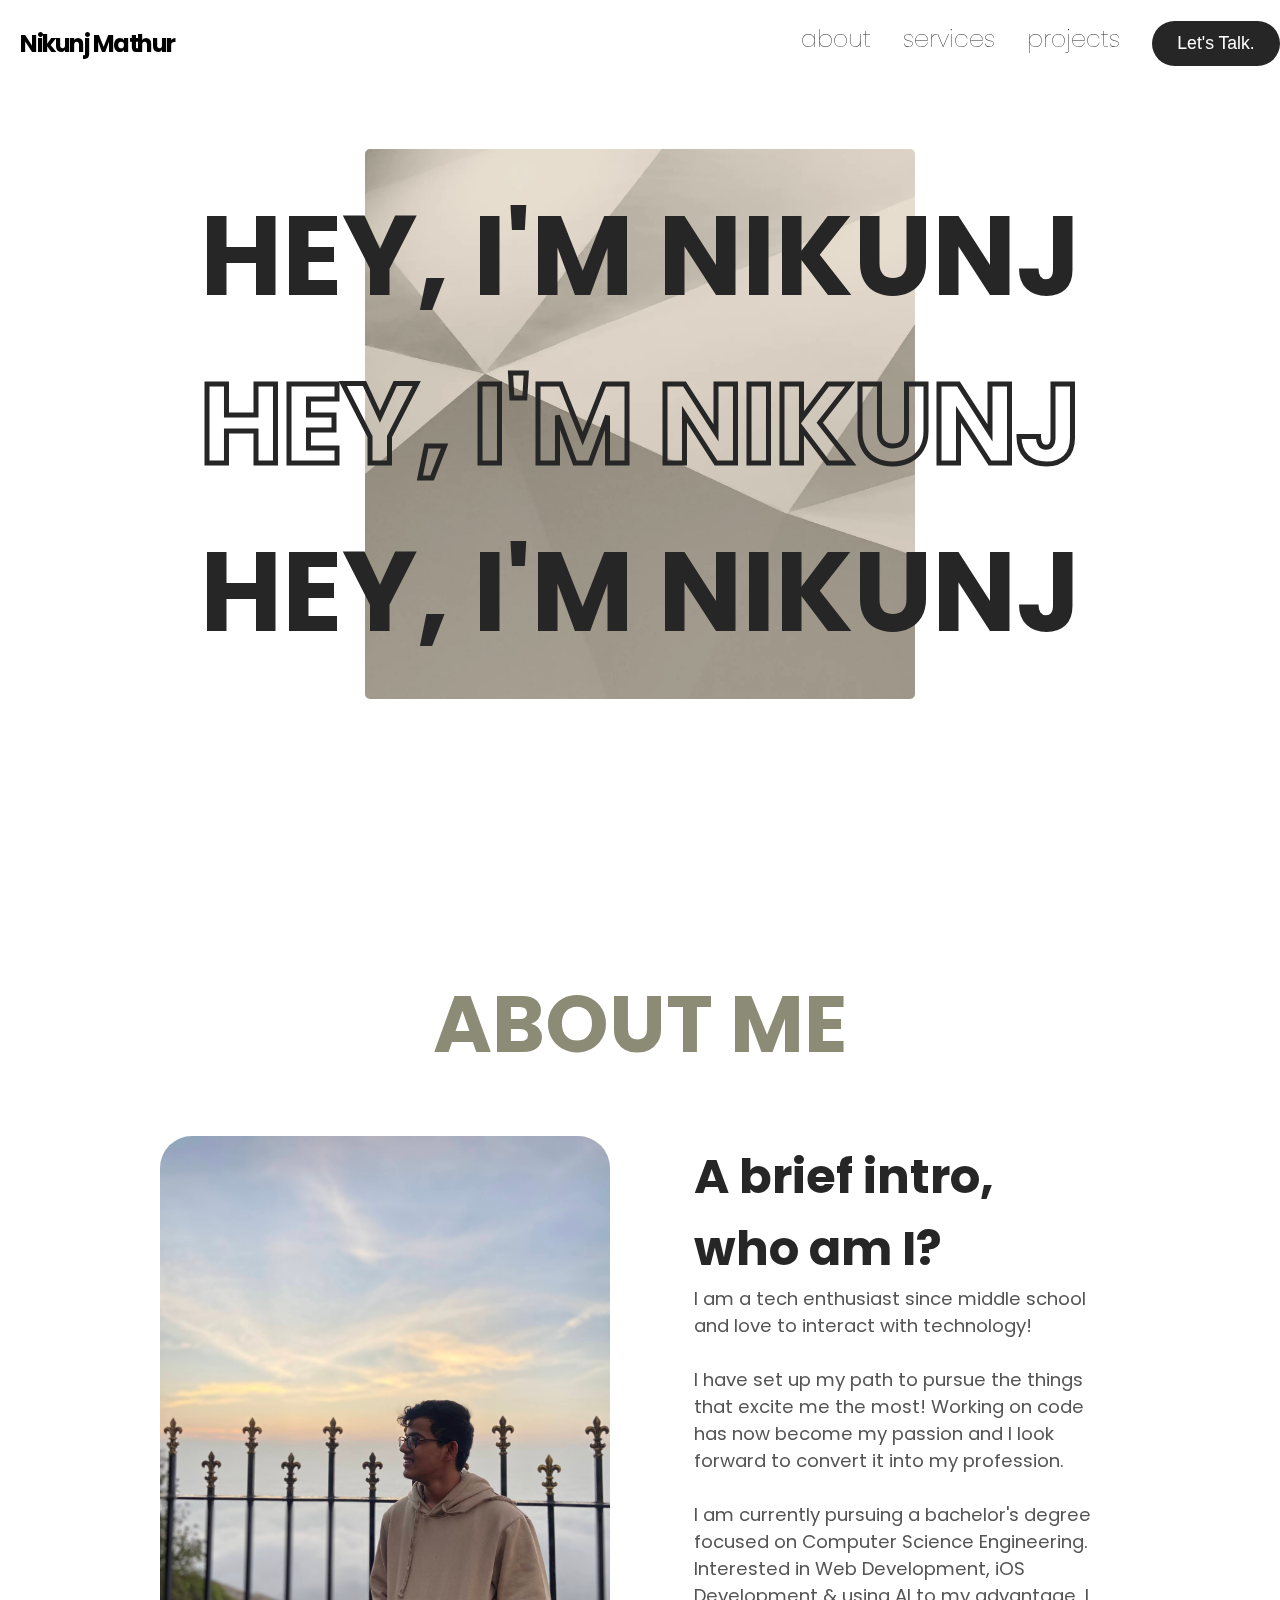
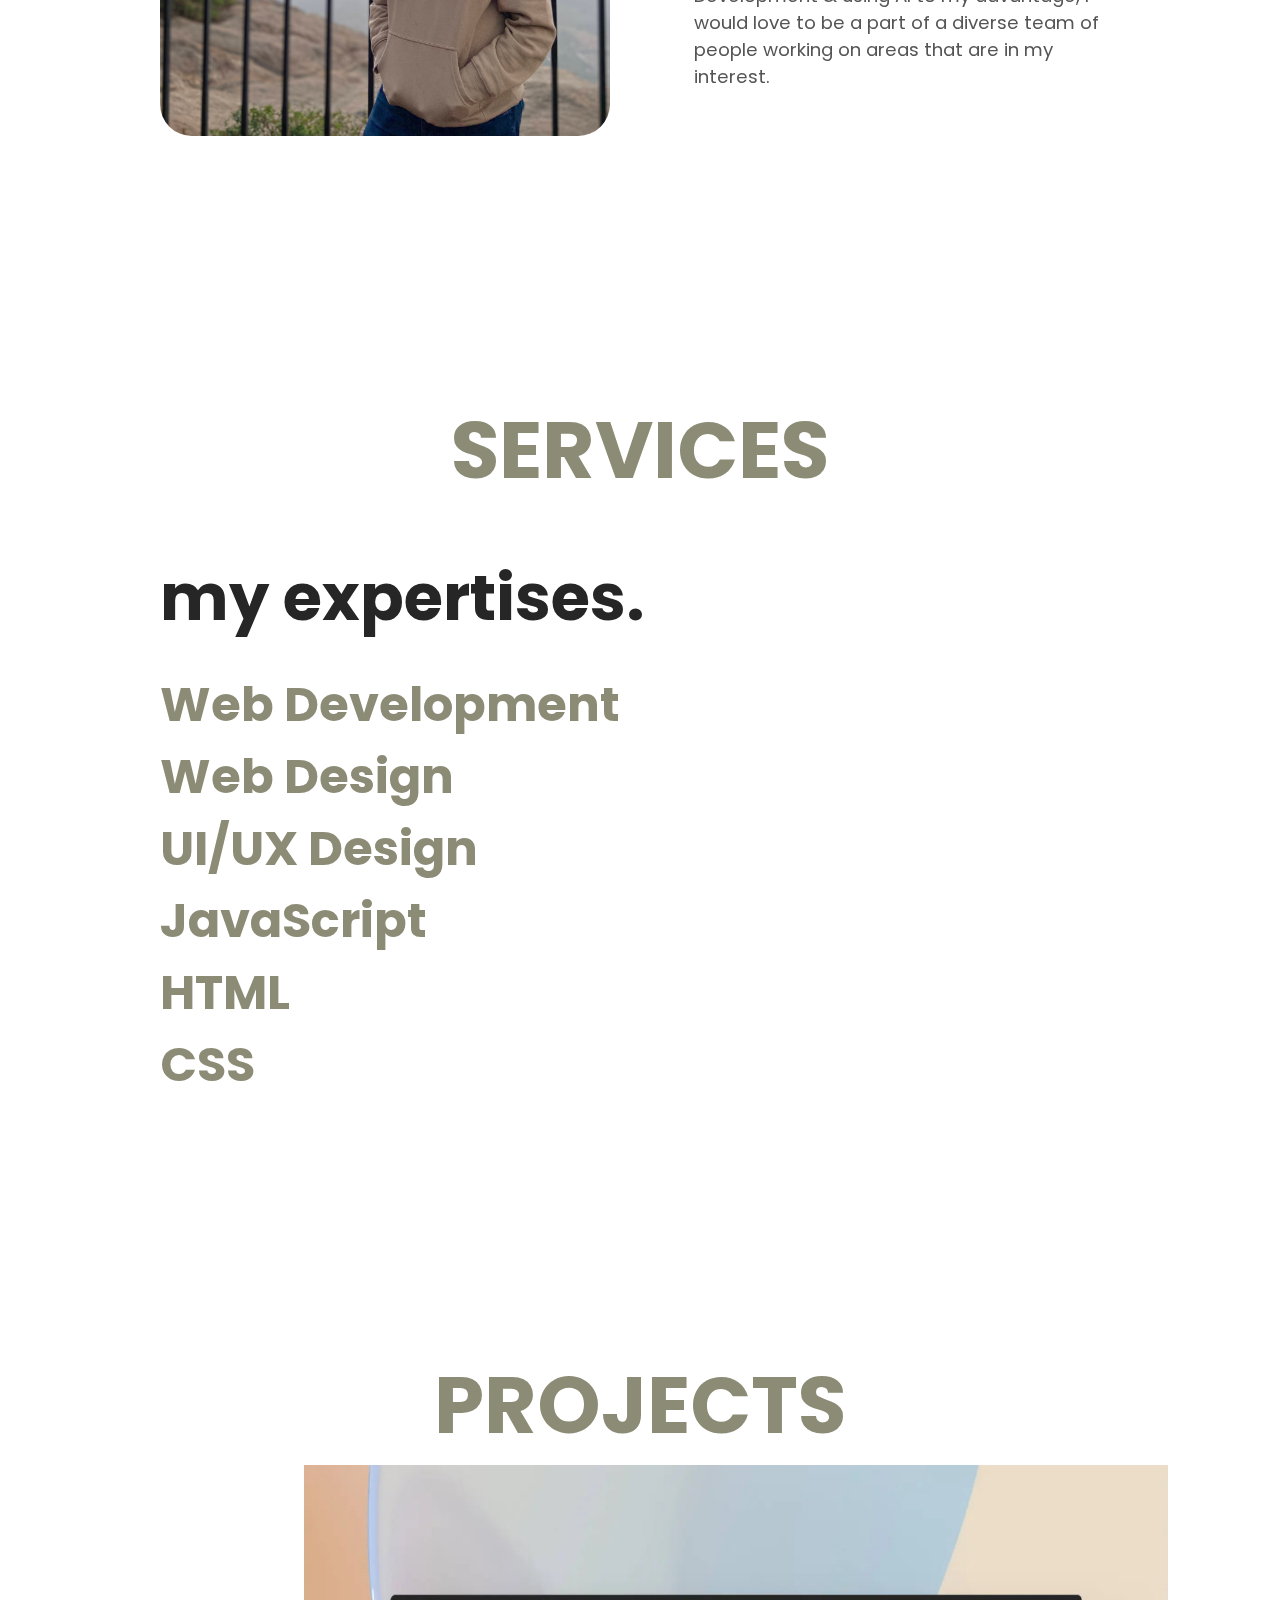
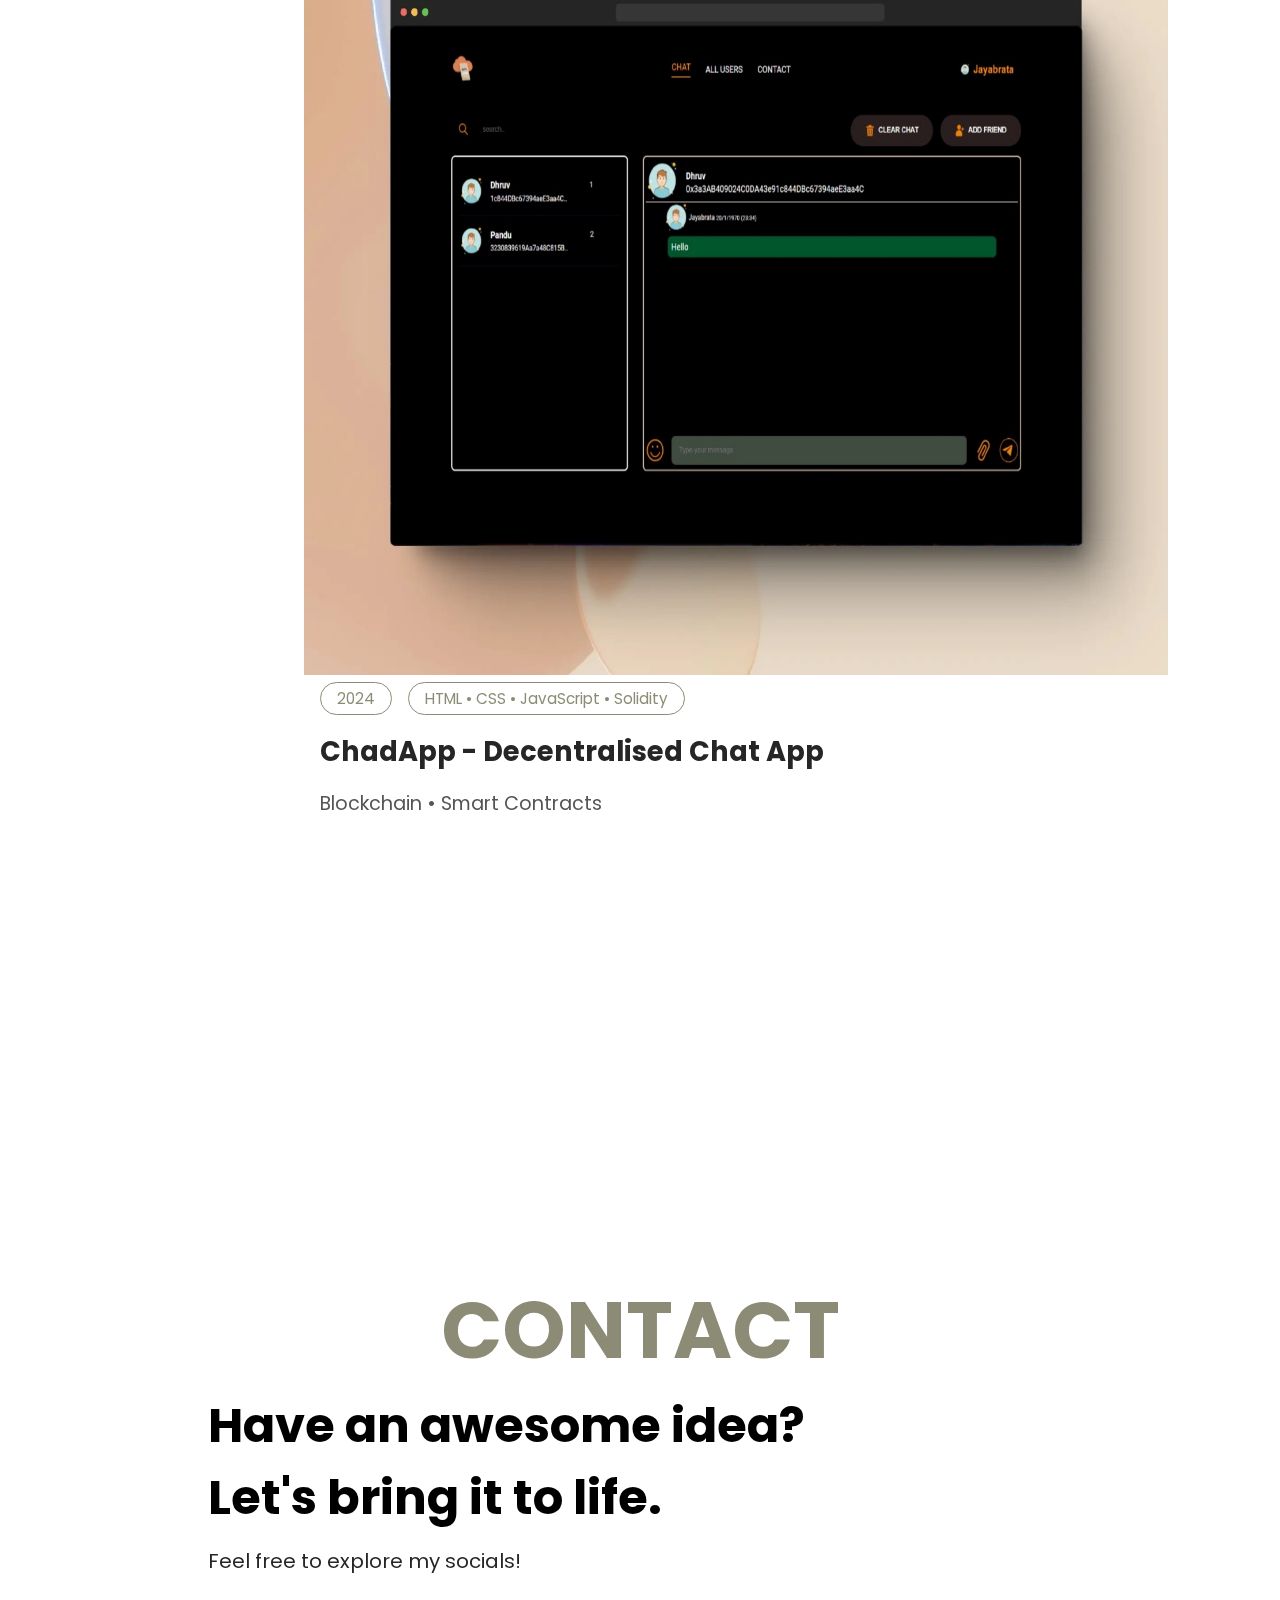
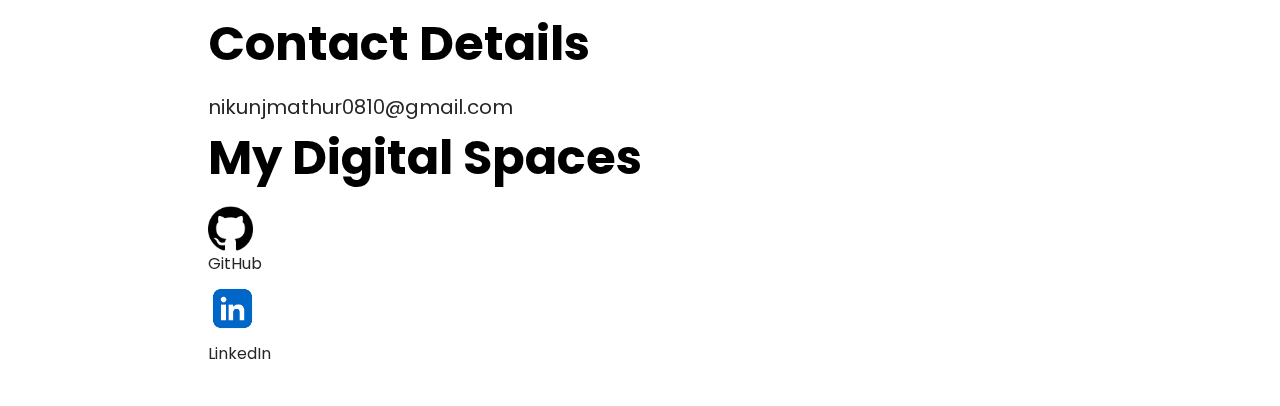
<file: Task-1/index.html>
<!DOCTYPE html>
<html lang="en">
<head>
    <meta charset="UTF-8">
    <meta name="viewport" content="width=device-width, initial-scale=1.0">
    <title>My Portfolio</title>
    <link rel="stylesheet" href="style.css">
    <link rel="stylesheet" href="mediaqueries.css">
</head>
<body>
    <nav class="desktop-nav">
        <div class="logo">Nikunj Mathur</div>
        <div>
            <ul class="nav-links">
                <li><a href="#about">about</a></li>
                <li><a href="#services">services</a></li>
                <li><a href="#projects">projects</a></li>
                <li><a href="#contact"><button class="contact">Let's Talk.</button></a></li>
            </ul>
        </div>
    </nav>
    <nav id="hamburger-nav">
        <div class="logo">Nikunj Mathur</div>
        <div class="hamburger-menu">
            <div class="hamburger-icon" onclick="toggleMenu()">
                <span></span>
                <span></span>
                <span></span>
            </div>
            <div class="menu-links">
                <li><a href="#about" onclick="toggleMenu()">about</a></li>
                <li><a href="#experience" onclick="toggleMenu()">experience</a></li>
                <li><a href="#projects" onclick="toggleMenu()">projects</a></li>
                <li><a href="#contact" onclick="toggleMenu()"><button class="contact">Let's Talk.</button></a></li>
            </div>
        </div>
    </nav>
    <section id="profile">
        <div class="section_text">
            <p class="section_text_p1">HEY, I'M NIKUNJ</p>
            <p class="section_text_p2">HEY, I'M NIKUNJ</p>
            <p class="section_text_p3">HEY, I'M NIKUNJ</p>
        </div>
        <div class="section_pic-container">
            <img src="./Assets/heroImg.webp" alt="Hero Image">
        </div>
    </section>
    <section id="about">
        <h1 class="title">ABOUT ME</h1>
        <div class="section-container">
            <div class="pic-container">
                <img 
                    src="./Assets/Me.jpg" 
                    alt="Profile Picture"
                    class="about-pic"
                />
            </div>
            <div class="about-details-container">
                <div class="about-containers">
                    <div class="details-container">
                        <h1>A brief intro, who am I?</h1>
                        <p>I am a tech enthusiast since middle school and love
                            to interact with technology!
                            <br>
                            </br>
                            I have set up my path to pursue the things that excite me the 
                            most! Working on code has now become my passion 
                            and I look forward to convert it into my profession. 
                            <br>
                            </br>
                            I am currently pursuing a bachelor's degree focused on Computer 
                            Science Engineering.
                            Interested in Web Development, iOS Development & using AI to my advantage,
                            I would love to be a part of a diverse team of people working on areas that
                            are in my interest.</p>
                    </div>
                </div>
            </div>
        </div>
    </section>
    <section id="services">
        <h1 class="title">SERVICES</h1>
        <div class="services-details-container">
            <div class="about-containers">
                <div class="details-containers">
                    <h1 class="my-expertise">my expertises.</h1>
                    <div class="skills-details">
                        <h2 class="skills">Web Development</h2>
                        <h2 class="skills">Web Design</h2>
                        <h2 class="skills">UI/UX Design</h2>
                        <h2 class="tech-stack">JavaScript</h2>
                        <h2 class="tech-stack">HTML</h2>
                        <h2 class="tech-stack">CSS</h2>
                    </div>
                </div>
            </div>
        </div>
    </section>
    <section id="projects">
        <h1 class="title">PROJECTS</h1>
        <div class="experience-details-container">
            <div class="details-container-color">
                <div class="article-container">
                    <a href="https://github.com/dhrxvjhx/genesis1.0" target="_blank"><img src="./Assets/Project.jpeg" alt="Project Image" class="project-img"></a>
                </div>
                <div class="buttons">
                    <button class="year">2024</button>
                    <button class="button-desc">HTML • CSS • JavaScript • Solidity</button>
                </div>
                <h2 class="project-subtitle">ChadApp - Decentralised Chat App</h2>
                <p class="project-desc">Blockchain • Smart Contracts</p>
            </div>
        </div>
    </section>
    <section id="contact">
        <h1 class="title">CONTACT</h1>
        <div class="contact-containers">
            <div class="contact-me">
                <h3 class="have-an-awesome-idea">Have an awesome idea?<br>
                    Let's bring it to life.
                </h3>
                <p class="explore-socials">Feel free to explore my socials!</p>
            </div>
            <div class="contact-details">
                <div class="email">
                    <h4 class="contact-email">Contact Details</h4>
                    <a href="mailto:nikunjmathur0810@gmail.com" class="my-email" target="_blank">nikunjmathur0810@gmail.com</a>
                </div>
                <div class="digital-spaces">
                    <h4 class="my-digital-spaces">My Digital Spaces</h4>
                    <div class="digital-spaces-links">
                        <img src="./Assets/github.png" alt="GitHub icon" class="github">
                        <p><a target="_blank" href="https://github.com/nikunjmathur08" class="GitHub-txt">GitHub</a></p>
                        <img src="./Assets/linkedin.webp" alt="LinkedIn icon" class="linkedin">
                        <p><a target="_blank" href="https://www.linkedin.com/in/nikunjmathur08/" class="LinkedIn-txt">LinkedIn</a></p>
                    </div>
                </div>
            </div>
        </div>
    </section>
    <script src="script.js"></script>
</body>
</html>
</file>
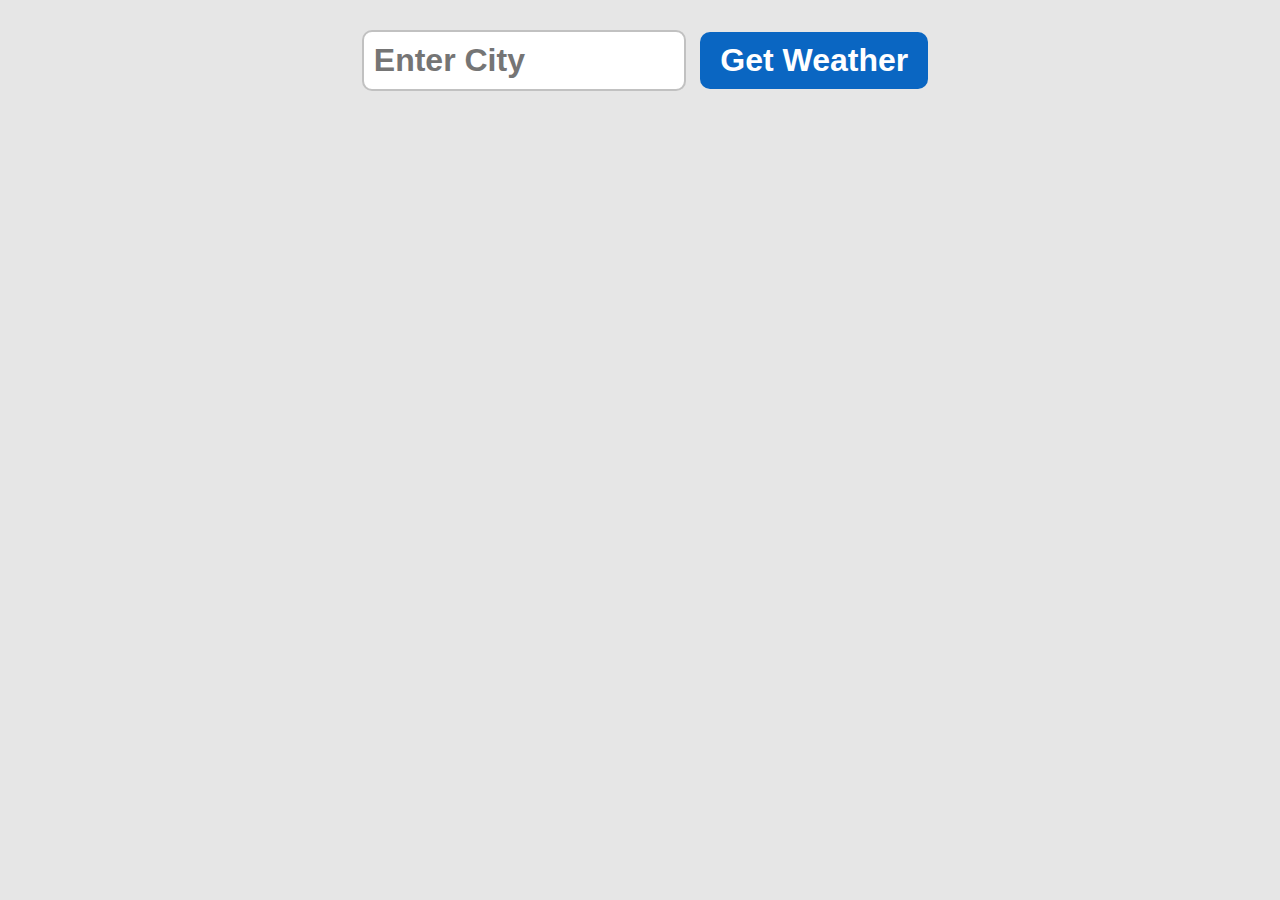
<file: Task-2/index.html>
<!DOCTYPE html>
<html lang="en">
<head>
    <meta charset="UTF-8">
    <meta name="viewport" content="width=device-width, initial-scale=1.0">
    <title>Weather App</title>
    <link rel="stylesheet" href="style.css">
</head>
<body>
    
    <form class="weatherForm">
        <input type="text" class="cityInput" placeholder="Enter City">
        <button type="submit">Get Weather</button>
    </form>

    <div class="card" style="display: none;">
    </div>

    <script src="index.js"></script>
</body>
</html>
</file>
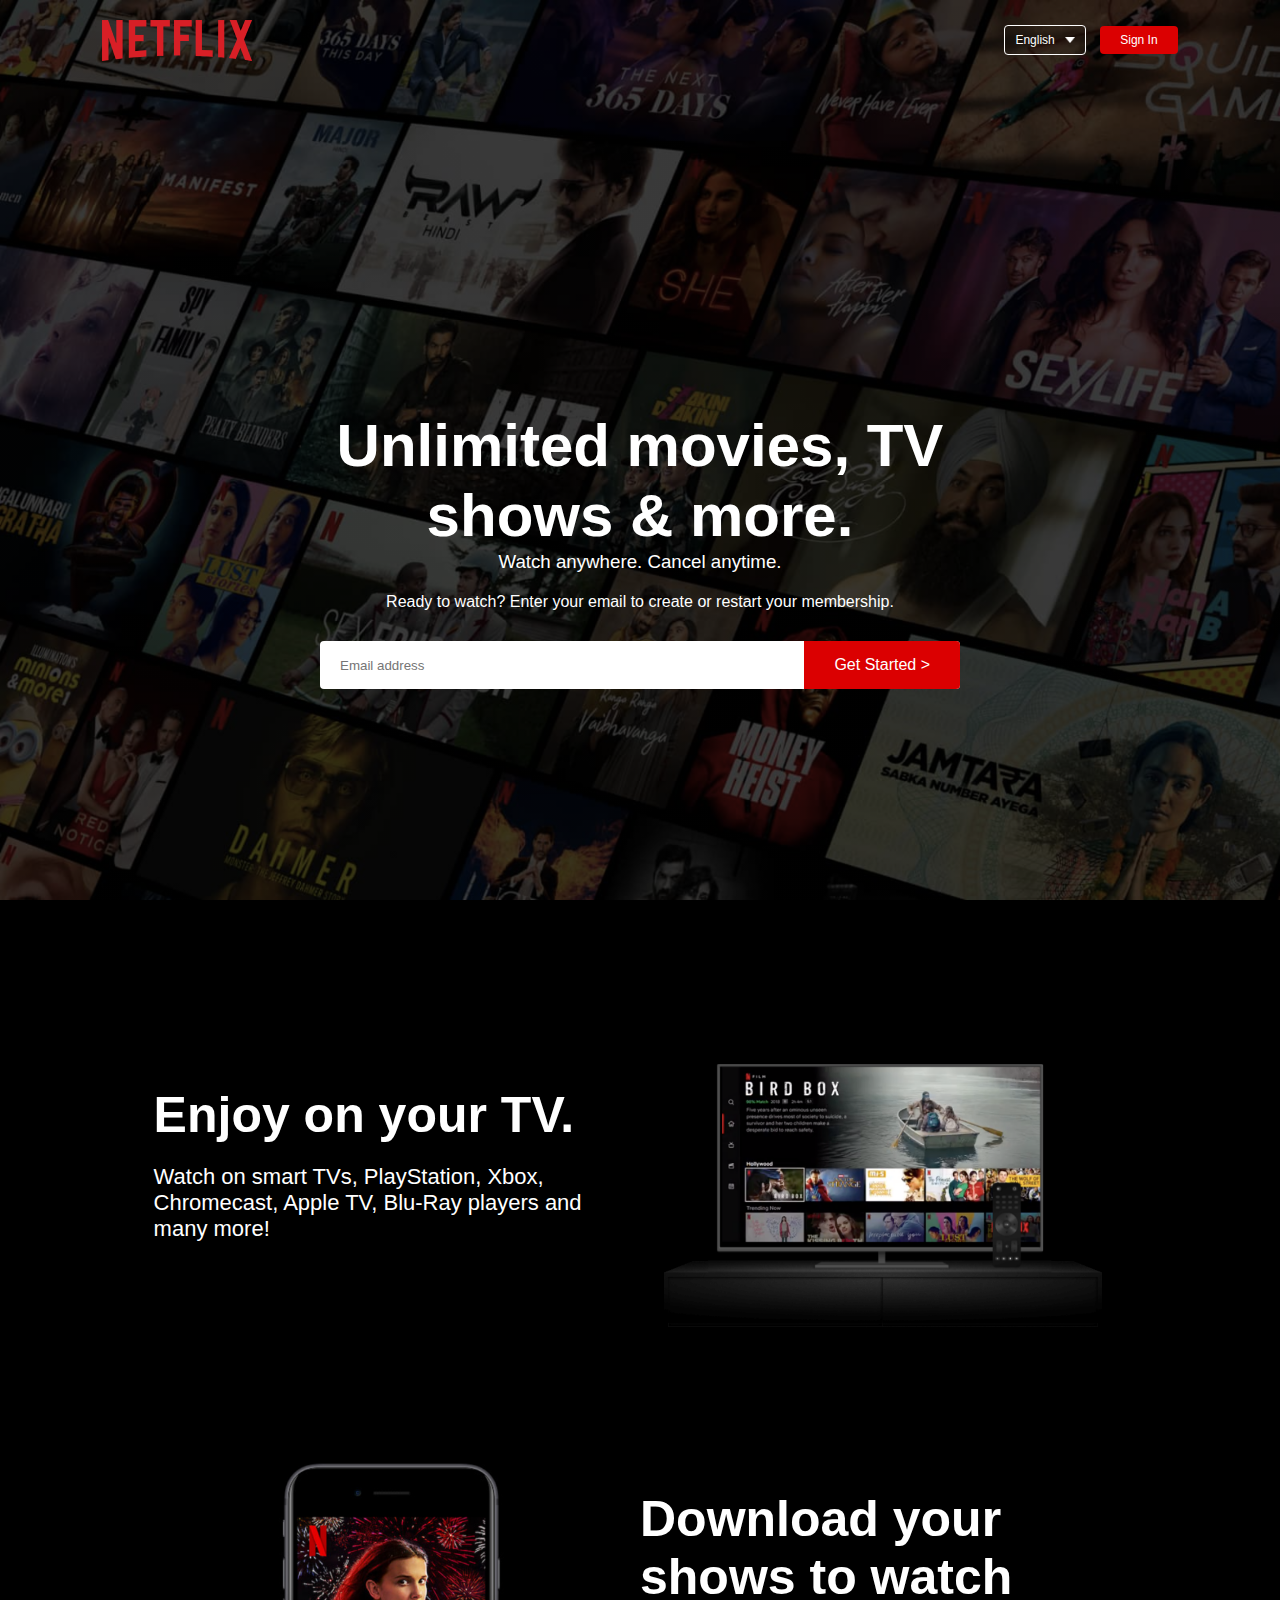
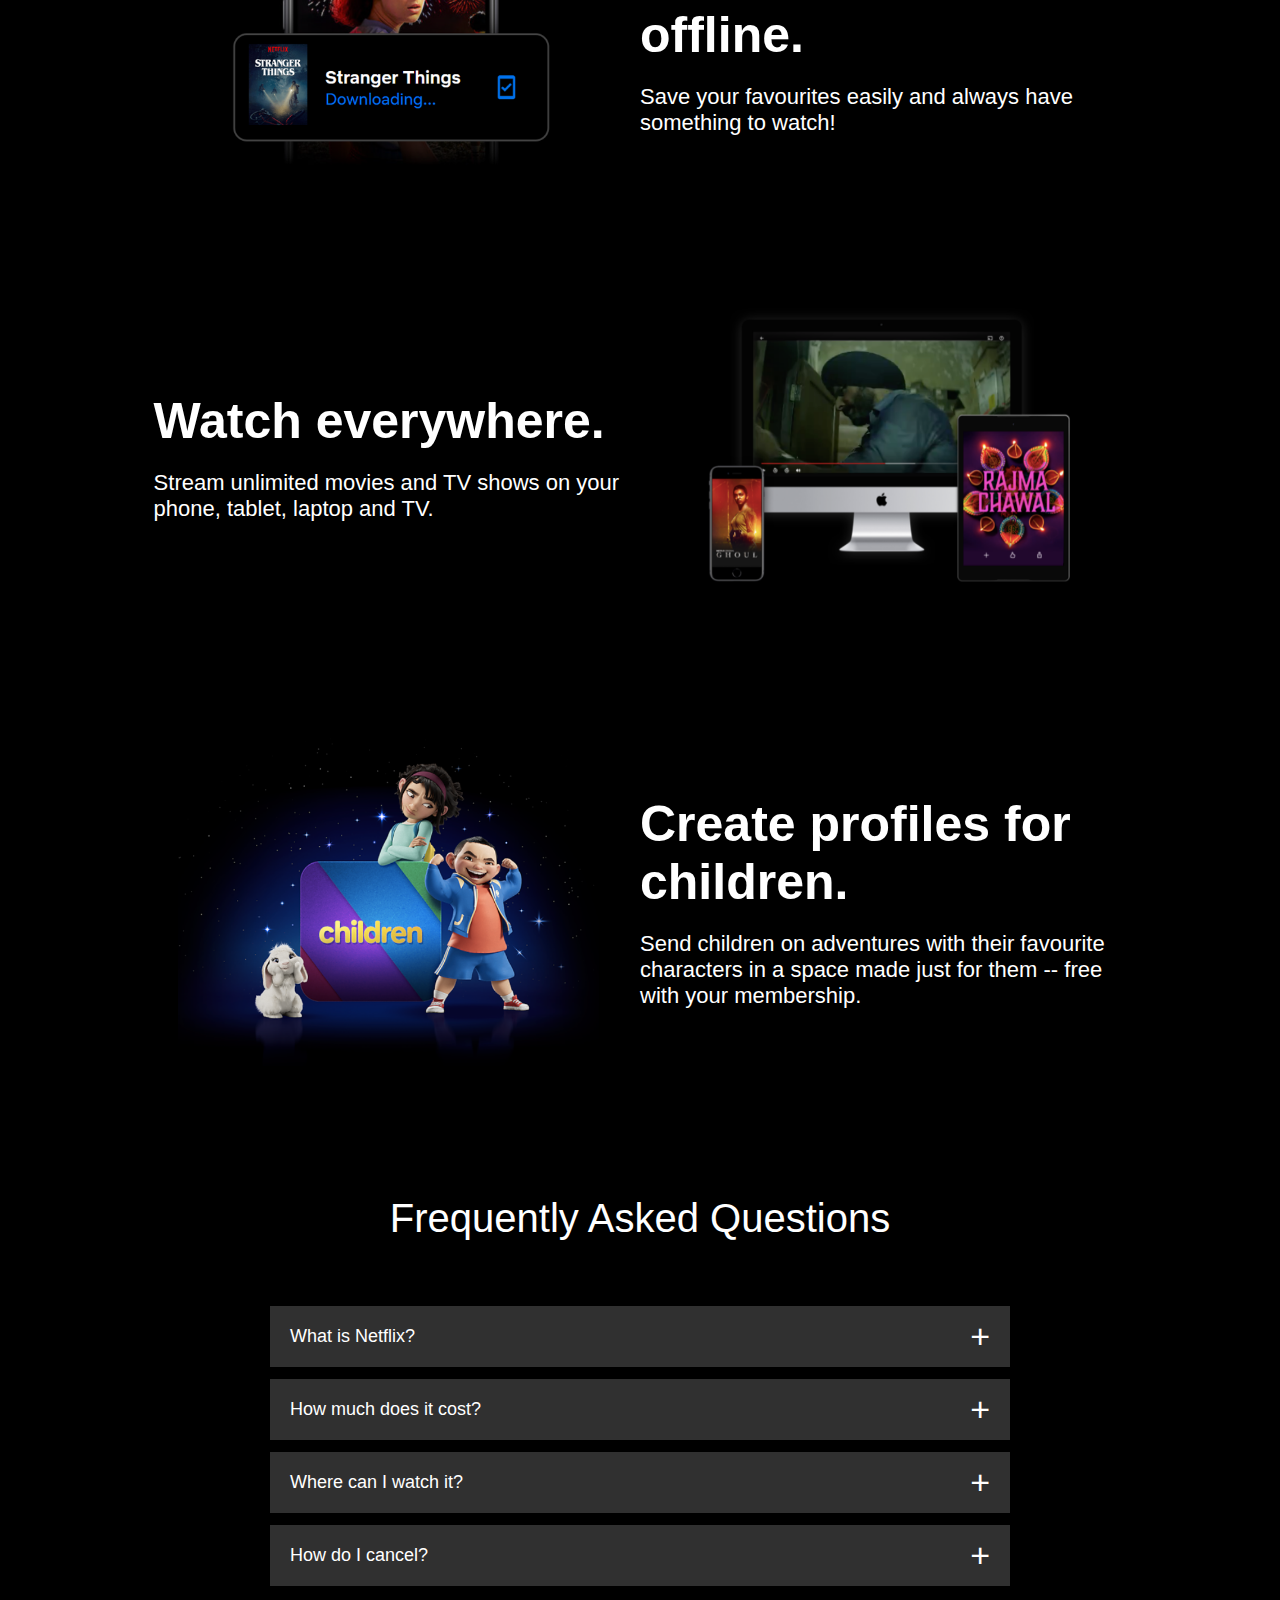
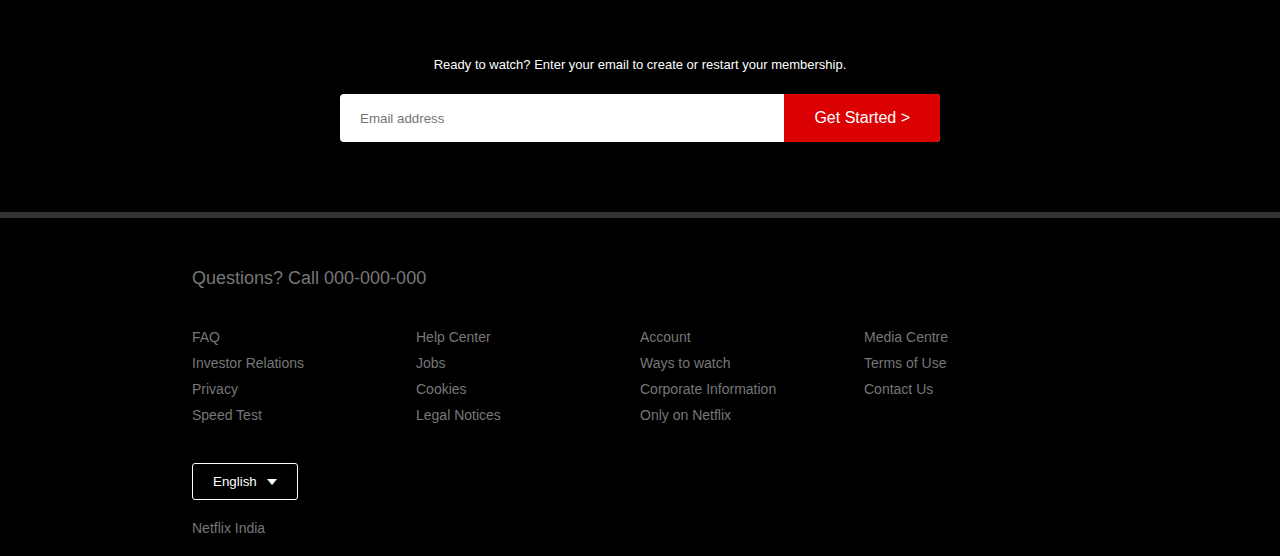
<file: Task-3/index.html>
<!DOCTYPE html>
<html lang="en">
<head>
    <meta charset="UTF-8">
    <meta name="viewport" content="width=device-width, initial-scale=1.0">
    <title>Netflix Website Clone</title>
    <link rel="stylesheet" href="style.css">
</head>
<body>
    <div class="header">
        <nav>
            <img src="Images/logo.png" class="logo">
            <div>
                <button class="language-btn">English <img src="Images/down-icon.png" alt=""></button>
                <button>Sign In</button>
            </div>
        </nav>
        <div class="header-content">
            <h1>Unlimited movies, TV shows & more.</h1>
            <h3>Watch anywhere. Cancel anytime.</h3>
            <p>Ready to watch? Enter your email to create or restart your membership.</p>
            <form class="email-signup">
                <input type="email" placeholder="Email address" required>
                <button type="submit">Get Started ></button>
            </form>
        </div>
    </div>

    <div class="features">
        <div class="row">
            <div class="text-col">
                <h2>Enjoy on your TV.</h2>
                <p>Watch on smart TVs, PlayStation, Xbox, Chromecast, Apple TV, Blu-Ray players and many more!</p>
            </div>
            <div class="img-col">
                <img src="Images/feature-1.png" >
            </div>
        </div>
        <div class="row">
            <div class="img-col">
                <img src="Images/feature-2.png" >
            </div>
            <div class="text-col">
                <h2>Download your shows to watch offline.</h2>
                <p>Save your favourites easily and always have something to watch!</p>
            </div>
        </div>
        <div class="row">
            <div class="text-col">
                <h2>Watch everywhere.</h2>
                <p>Stream unlimited movies and TV shows on your phone, tablet, laptop and TV.</p>
            </div>
            <div class="img-col">
                <img src="Images/feature-3.png" >
            </div>
        </div>
        <div class="row">
            <div class="img-col">
                <img src="Images/feature-4.png" >
            </div>
            <div class="text-col">
                <h2>Create profiles for children.</h2>
                <p>Send children on adventures with their favourite characters in a space made just for them -- free with your membership.</p>
            </div>
        </div>
    </div>
    <div class="faq">
        <h2>Frequently Asked Questions</h2>
        <ul class="accordion">
            <li>
                <input type="radio" name="accordion" id="first">
                <label for="first">What is Netflix?</label>
                <div class="content">Lorem ipsum, dolor sit amet consectetur adipisicing elit. Soluta culpa ab repudiandae ducimus facilis animi, eum distinctio quis, amet nulla enim minus commodi optio cupiditate nihil nemo dicta sunt velit.</div>
            </li>
            <li>
                <input type="radio" name="accordion" id="second">
                <label for="second">How much does it cost?</label>
                <div class="content">Lorem ipsum, dolor sit amet consectetur adipisicing elit. Soluta culpa ab repudiandae ducimus facilis animi, eum distinctio quis, amet nulla enim minus commodi optio cupiditate nihil nemo dicta sunt velit.</div>
            </li>
            <li>
                <input type="radio" name="accordion" id="third">
                <label for="third">Where can I watch it?</label>
                <div class="content">Lorem ipsum, dolor sit amet consectetur adipisicing elit. Soluta culpa ab repudiandae ducimus facilis animi, eum distinctio quis, amet nulla enim minus commodi optio cupiditate nihil nemo dicta sunt velit.</div>
            </li>
            <li>
                <input type="radio" name="accordion" id="fourth">
                <label for="fourth">How do I cancel?</label>
                <div class="content">Lorem ipsum, dolor sit amet consectetur adipisicing elit. Soluta culpa ab repudiandae ducimus facilis animi, eum distinctio quis, amet nulla enim minus commodi optio cupiditate nihil nemo dicta sunt velit.</div>
            </li>
        </ul>
        <small>Ready to watch? Enter your email to create or restart your membership.
        </small>
        <form class="email-signup">
            <input type="email" placeholder="Email address" required>
            <button type="submit">Get Started ></button>
        </form>
    </div>

    <div class="footer">
        <h2>Questions? Call 000-000-000</h2>

        <div class="row">
            <div class="col">
                <a href="#">FAQ</a>
                <a href="#">Investor Relations</a>
                <a href="#">Privacy</a>
                <a href="#">Speed Test</a>
            </div>
            <div class="col">
                <a href="#">Help Center</a>
                <a href="#">Jobs</a>
                <a href="#">Cookies</a>
                <a href="#">Legal Notices</a>
            </div>
            <div class="col">
                <a href="#">Account</a>
                <a href="#">Ways to watch</a>
                <a href="#">Corporate Information</a>
                <a href="#">Only on Netflix</a>
            </div>
            <div class="col">
                <a href="#">Media Centre</a>
                <a href="#">Terms of Use</a>
                <a href="#">Contact Us</a>
            </div>
        </div>
        <button class="language-btn">English <img src="Images/down-icon.png" alt=""></button>
        <p class="copyright-text">Netflix India</p>
    </div>
</body>
</html>
</file>
<file: Task-1/style.css>
@import url("https://fonts.googleapis.com/css2?family=Poppins:wght@300;400;500;600&display=swap");

* {
    margin: 0;
    padding: 0;
}

body {
    font-family: 'Poppins', sans-serif;
}

html {
    scroll-behavior: smooth;
}

p {
    color: rgb(85, 85, 85);
}

a, .btn {
    transition: all 300ms ease;
}

nav, .nav-links {
    display: flex;
    padding: 12px 20px;
    transition: background-color 0.4s ease-in-out;
    overflow: hidden;
}

.desktop-nav {
    position: fixed;
    top: 0;
    width: 100%;
    z-index: 2;
    overflow: hidden;
}

.logo {
    font-size: 1.5rem;
    font-weight: bold;
    letter-spacing: -1.5px;
    transition: color 0.4s ease-in-out;
}

nav {
    justify-content: space-between;
    align-items: center;
    height: 7vh;
    z-index: 2;
    /* background-color: transparent; */
    backdrop-filter: saturate(180%) blur(20px);
}

.nav-links {
    gap: 2rem;
    list-style: none;
    font-size: 1.5rem;
    justify-content: space-between;
    font-weight: 100;
    z-index: 2;
}

a {
    color: rgb(38,38,38);
    text-decoration: none;
    text-decoration-color: white;
}

a:hover{
    text-decoration: underline;
    text-underline-offset: 0.25rem;
    text-decoration-color: rgb(140, 140, 118);
    transition: 0.3s ease-in;
}


.nav-links .contact {
    background-color: rgb(38,38,38);
    position: relative;
    font-size: 1.1rem;
    color: white;
    border-radius: 999px;
    border: none;
    width: 10vw;
    height: 5vh;
    font-weight: 100;
    transition: 0.3s;
}

.contact:hover{
    background-color: rgb(140, 140, 118);
    color: white;
}

#hamburger-nav{
    display: none;
}

.hamburger-menu{
    position: relative;
    display: inline-block;
}

.hamburger-icon{
    display: flex;
    flex-direction: column;
    justify-content: space-between;
    height: 24px;
    width: 30px;
    cursor: pointer;
}

.hamburger-icon span{
    width: 100%;
    height: 2px;
    background-color: rgb(38,38,38);
    transition: all 0.3 ease-in-out;
}

.menu-links{
    position: absolute;
    top: 100%;
    right: 0;
    background-color: white;
    width: fit-content;
    max-height: 0;
    overflow: hidden;
    transition: all 0.3 ease-in-out;
}

.menu-links a{
    display: block;
    padding: 10px;
    text-align: center;
    font-size: 1.5rem;
    color: rgb(38,38,38);
    text-decoration: none;
    transition: all 0.3 ease-in-out;
}

.menu-links .contact {
    background-color: rgb(38,38,38);
    position: relative;
    font-size: 1.1rem;
    color: white;
    border-radius: 999px;
    border: none;
    width: 10vw;
    height: 5vh;
    font-weight: 100;
    transition: 0.3s;
}

.menu-links .contact:active{
    background-color: rgb(140, 140, 118);
    color: white;
}

.menu-links li{
    list-style: none;
}

.menu-links.open{
    max-height: 300px;
}

.hamburger-icon.open span:first-child{
    transform: rotate(45deg) translate(10px, 5px);
}

.hamburger-icon.open span:nth-child(2){
    opacity: 0;
}

.hamburger-icon.open span:last-child{
    transform: rotate(-45deg) translate(10px, -5px);
}

.hamburger-icon span:first-child{
    transform: none;
}

.hamburger-icon span:first-child{
    opacity: 1;
}

.hamburger-icon span:first-child{
    transform: none;
}

section {
    padding-top: 4vh;
    height: 96vh;
    margin: 0 10rem;
    box-sizing: border-box;
    min-height: fit-content;
}

.section-container {
    display: flex;
}

#profile {
    position: relative;
    padding-top: 8rem;
    display: flex;
    justify-content: center;
    gap: 5rem;
    height: 80vh;
    margin-bottom: 4rem;
}

.section_pic-container {
    overflow: hidden;
    display: flex;
    height: 550px;
    width: 550px;
    margin: auto 0;
    border-radius: 5px;
    /* animation-name: heroImageAnimation;
    animation-duration: 3s; */
}

/* @keyframes heroImageAnimation {
    from {height: 100vh;}
    to {height: 550px;}
} */

.section_text {
    position: absolute;
    align-self: center;
    text-align: center;
    font-size: 7rem;
}

.section_text_p1,
.section_text_p3 {
    color: rgb(38,38,38);
    font-weight: bold;
}

.section_text_p2 {
    color: transparent;
    -webkit-text-stroke: 5px rgb(38,38,38);
    font-size: 7rem;
    font-weight: bold;
}

#about {
    position: relative;
    margin-bottom: 4rem;
}

.title {
    justify-content: center;
    padding-top: 9rem;
    text-align: center;
    color: rgb(140, 140, 118);
    font-size: 5rem;
}

.about-containers {
    gap: 2rem;
    margin-bottom: 2rem;
    margin-top: 2rem;
}

.about-details-container {
    justify-content: center;
    flex-direction: column;
}

.about-containers,
.about-details-container {
    display: flex;
}

.about-pic {
    width: 450px;
    height: 600px;
    border-radius: 2rem;
    margin-top: 3rem;
}

.details-container {
    padding: 1.25rem;
    flex: 1;
    background: white;
    border-radius: 2rem;
    text-align: left;
    box-sizing: border-box;
}

.details-container h1 {
    font-size: 3rem;
    color: rgb(38,38,38);
}

.details-container p {
    font-size: 1.15rem;
}

.section-container {
    gap: 4rem;
    height: 80%;
}

.pic-container {
    /* width: 550px;
    height: 550px; */
    margin: auto 0;
}

#services {
    position: relative;
    margin-top: 4rem;
    margin-bottom: 4rem;
}

.services-details-container {
    justify-content: center;
    grid-template-columns: repeat(2, 1fr);
    flex-direction: column;
    justify-content: center;
    margin-top: 2.5rem;
}

.about-containers,
.details-container {
    display: flex;
}

.details-container {
    flex: 1;
    padding: 1.25rem;
    box-sizing: border-box;
    display: grid;
}

.about-containers {
    display: grid;
    text-align: left;
    flex-wrap: wrap;
    flex-direction: row;
    gap: 2.5rem;
    justify-content: space-between;
}

.my-expertise {
    font-size: 4rem;
    color: rgb(38,38,38);
}

.skills-details {
    font-size: 2rem;
    margin-top: 1.5rem;
    color: rgb(140, 140, 118);
}

#projects {
    position: relative;
    margin-top: 4rem;
    margin-bottom: 4rem;
}

.experience-details-container {
    display: flex;
    text-align: initial;
    flex-wrap: wrap;
    flex-direction: row;
    gap: 2.5rem;
    justify-content: space-around;
}

.project-img {
    border-radius: 2rem;
    width: 90vw;
    height: 90vh;
}

.buttons {
    display: flex;
    margin-bottom: 0.75rem;
    padding-left: 10rem;
}

.year,
.button-desc {
    color: rgb(140, 140, 118);
    font-size: 0.95rem;
    background-color: transparent;
    padding-top: 0.25rem;
    padding-bottom: 0.25rem;
    padding-left: 1rem;
    padding-right: 1rem;
    border-color: rgb(140, 140, 118);
    border-width: 1.9px;
    border-radius: 75px;
    border-style: solid;
    justify-content: center;
    align-items: center;
    font-family: 'Poppins', sans-serif;
}

.button-desc {
    margin-left: 1rem;
    margin-right: 1rem;
}

.project-subtitle {
    margin: 1rem;
    padding-left: 9rem;
    color: rgb(38,38,38);
    justify-content: center;
    font-size: 1.7rem;
}

.project-desc {
    padding-left: 10rem;
    font-size: 1.2rem;
}

#contact {
    position: relative;
    margin-top: 17rem;
    margin-bottom: 1rem;
}

.contact-containers {
    padding-left: 3rem;
    padding-right: 3rem;
    display: grid;
    grid-template-columns: repeat(2, mixmax(0, 1fr));
    gap: 2rem;
}

.have-an-awesome-idea {
    font-size: 3rem;
    margin-bottom: 0.75rem;
}

.explore-socials {
    font-size: 1.25rem;
    color: rgb(38,38,38);
}

.contact-details {
    display: grid;
    margin-bottom: 1.5rem;
}

.contact-email {
    font-size: 3rem;
    margin-bottom: 0.75rem;
}

.my-email {
    font-size: 1.25rem;
    color: rgb(38,38,38);
}

.digital-spaces {
    /* display: grid; */
    text-align: left;
}

.my-digital-spaces {
    font-size: 3rem;
    margin-bottom: 0.75rem;
}

.digital-spaces-links {
    display: grid;

}

.github {
    width: 45px;
    height: 45px;
}

.GitHub-txt {
    text-align: center;
}

.linkedin {
    width: 65px;
    height: 65px;
    margin-left: -8px;
}

.LinkedIn-txt {
    text-align: center;
}
</file>
<file: Task-1/mediaqueries.css>
@media screen and (max-width: 1000px){
    .desktop-nav{
        display: none;
    }
    #hamburger-nav{
        display: flex;
    }
}
</file>
<file: Task-2/style.css>
body {
    font-family: Arial, Helvetica, sans-serif;
    background-color: hsl(0, 0%, 90%);
    margin: 0;
    display: flex;
    flex-direction: column;
    align-items: center;
}

.weatherForm {
    margin: 20px;
}

.cityInput {
    padding: 10px;
    font-size: 2rem;
    font-weight: bold;
    border: 2px solid hsla(0, 0%, 20%, 0.3);
    border-radius: 10px;
    margin: 10px;
    width: 300px;
}

button[type="submit"]{
    padding: 10px 20px;
    font-weight: bold;
    font-size: 2rem;
    background-color: hsl(210, 90%, 40%);
    color: white;
    border: none;
    border-radius: 10px;
    cursor: pointer;
}

button[type="submit"]:hover{
    background-color: hsl(210, 90%, 45%);
}

button[type="submit"]:active{
    background-color: hsl(210, 90%, 50%);
}

.card {
    background: linear-gradient(0deg, rgba(34,193,195,1) 0%, rgba(253,187,45,1) 100%);
    padding: 50px;
    border-radius: 10px;
    box-shadow: 2px 2px 5px hsla(0, 0%, 0%, 0.5);
    min-width: 500px;
    display: flex;
    flex-direction: column;
    align-items: center;
}

h1 {
    font-size: 3.5rem;
    margin-top: 0;
    margin-bottom: 25px;
}

p {
    font-size: 2rem;
    margin: 5px 0;
}

.cityDisplay, .tempDisplay {
    font-size: 3rem;
    font-weight: bold;
    color: hsla(0, 0%, 0%, 0.75);
    margin-bottom: 25px;
}

.humidityDisplay {
    font-weight: bold;
    margin-bottom: 25px;
}

.descDisplay {
    font-style: italic;
    font-weight: bold;
    font-size: 2.5rem;
}

.weatherEmoji {
    margin: 0;
    font-size: 8rem;
}

.errorDisplay {
    font-size: 2.5rem;
    font-weight: bold;
}
</file>
<file: Task-3/style.css>
* {
    margin: 0;
    padding: 0;
    font-family: 'Poppins', sans-serif;
    box-sizing: border-box;
}

body {
    background: #000;
    color: #fff;
}

.header {
    width: 100%;
    height: 100vh;
    background-image: linear-gradient(rgba(0,0,0,0.7), rgba(0,0,0,0.7)), url(Images/header-image.png);
    background-size: cover;
    background-position: center;
    padding: 10px 8%;
    position: relative;
}

nav {
    display: flex;
    align-items: center;
    justify-content: space-between;
    padding: 10px 0;
}

.logo {
    width: 150px;
    cursor: pointer;
}

nav button {
    border: 0;
    outline: 0;
    background: #db0001;
    color: #fff;
    padding: 7px 20px;
    font-size: 12px;
    border-radius: 4px;
    margin-left: 10px;
    cursor: pointer;
}

.language-btn {
    display: inline-flex;
    align-items: center;
    background: transparent;
    border: 1px solid #fff;
    padding: 7px 10px;
}

.language-btn img {
    width: 10px;
    margin-left: 10px;
}

.header-content {
    position: absolute;
    top: 50%;
    left: 50%;
    transform: translate(-50%, -50%);
    text-align: center;
    margin-top: 100px;
}

.header-content h1 {
    font-size: 60px;
    line-height: 70px;
    font-weight: 600;
    max-width: 650px;
}

.header-content h3 {
    font-weight: 400;
    margin-bottom: 20px;
}

.email-signup {
    background: #fff;
    border-radius: 4px;
    display: flex;
    align-items: center;
    margin-top: 30px;
    overflow: hidden;
}

.email-signup input {
    flex: 1;
    border: 0;
    outline: 0;
    margin-left: 20px;
}

.email-signup button {
    background: #db0001;
    border: 0;
    outline: 0;
    color: #fff;
    font-size: 16px;
    cursor: pointer;
    padding: 15px 30px;
}

/* ---------FEATURES--------- */

.features {
    padding: 50px 12%;
    font-size: 22px;
}

.row {
    display: flex;
    width: 100%;
    align-items: center;
    flex-wrap: wrap;
    padding: 50px 0;
}

.text-col {
    flex-basis: 50%;
    margin-bottom: 20px;
}

.img-col {
    flex-basis: 50%;
    margin-bottom: 20px;
}

.img-col img {
    display: block;
    width: 90%;
    margin: auto;
}

.features h2 {
    font-size: 50px;
    font-weight: 600;
    margin-bottom: 20px;
}

/* ---------FAQ--------- */

.faq {
    padding: 10px 12%;
    text-align: center;
    font-size: 18px;
}

.faq h2 {
    font-weight: 500;
    font-size: 40px;
}

.accordion {
    margin: 60px auto;
    width: 100%;
    max-width: 750px;
}

.accordion li {
    list-style: none;
    width: 100%;
    padding: 5px;
}

.accordion li label {
    display: flex;
    align-items: center;
    padding: 20px;
    font-size: 18px;
    font-weight: 500;
    background: #303030;
    margin-bottom: 2px;
    cursor: pointer;
    position: relative;
}

label::after{
    content: '+';
    font-size: 34px;
    position: absolute;
    right: 20px;
    transition: transform 0.5s;
}

input[type="radio"] {
    display: none;
}

.accordion .content {
    background: #303030;
    text-align: left;
    padding: 0 20px;
    max-height: 0;
    overflow: hidden;
    transition: max-height 0.5s, padding 0.5s;
}

.accordion input[type="radio"]:checked + label + .content {
    max-height: 600px;
    padding: 30px 20px;
}

.accordion input[type="radio"]:checked + label::after {
    transform: rotate(135deg);
}

.faq .email-signup {
    max-width: 600px;
    margin: 20px auto 60px;
}

.faq small {
    font-size: 13px;
}

/* ---------FOOTER--------- */

.footer {
    padding: 50px 15% 10px;
    border-top: 6px solid #333;
    color: #777;
}

.footer h2 {
    font-size: 18px;
    font-weight: 400;
    margin-bottom: 30px;
}

.footer .col {
    flex-basis: 25%;
    flex-grow: 1;
    margin-bottom: 20px;
}


.footer .col a {
    display: block;
    text-decoration: none;
    color: #777;
    font-size: 14px;
    margin-bottom: 10px;
}

.footer .row {
    align-items: flex-start;
    padding: 10px 0;
}

.footer .language-btn {
    color: #fff;
    padding: 10px 20px;
    border-radius: 3px;
}

.copyright-text {
    font-size: 14px;
    margin-top: 20px;
    margin-bottom: 10px;
}

/* ---------MEDIA QUERIES--------- */

@media only screen and (max-width: 600px) {
    .logo{
        width: 100px;
    }
    nav button {
        padding: 5px 10px;
    }

    nav .language-btn {
        padding: 4px 8px;
    }
    .header-content {
        position: unset;
        transform: none;
        padding-top: 150px;
    }
    .header-content h1 {
        font-size: 30px;
    }
    .email-signup button {
        font-size: 12px;
        padding: 10px 15px;
    }
    .text-col, .img-col {
        flex-basis: 100%;
    }
    .features h2 {
        font-size: 30px;
    }
    .features p {
        font-size: 15px;
    }
    .row:nth-child(2), .row:nth-child(4) {
        flex-direction: column-reverse;
    }
    .features .row {
        padding: 10px 0;
    }
    .faq h2 {
        font-size: 20px;
    }
    .accordion .content {
        font-size: 14px;
    }
    .accordion li label {
        padding: 10px;
        font-size: 14px;
    }
    lavel::after {
        font-size: 22px;
    }
}
</file>
